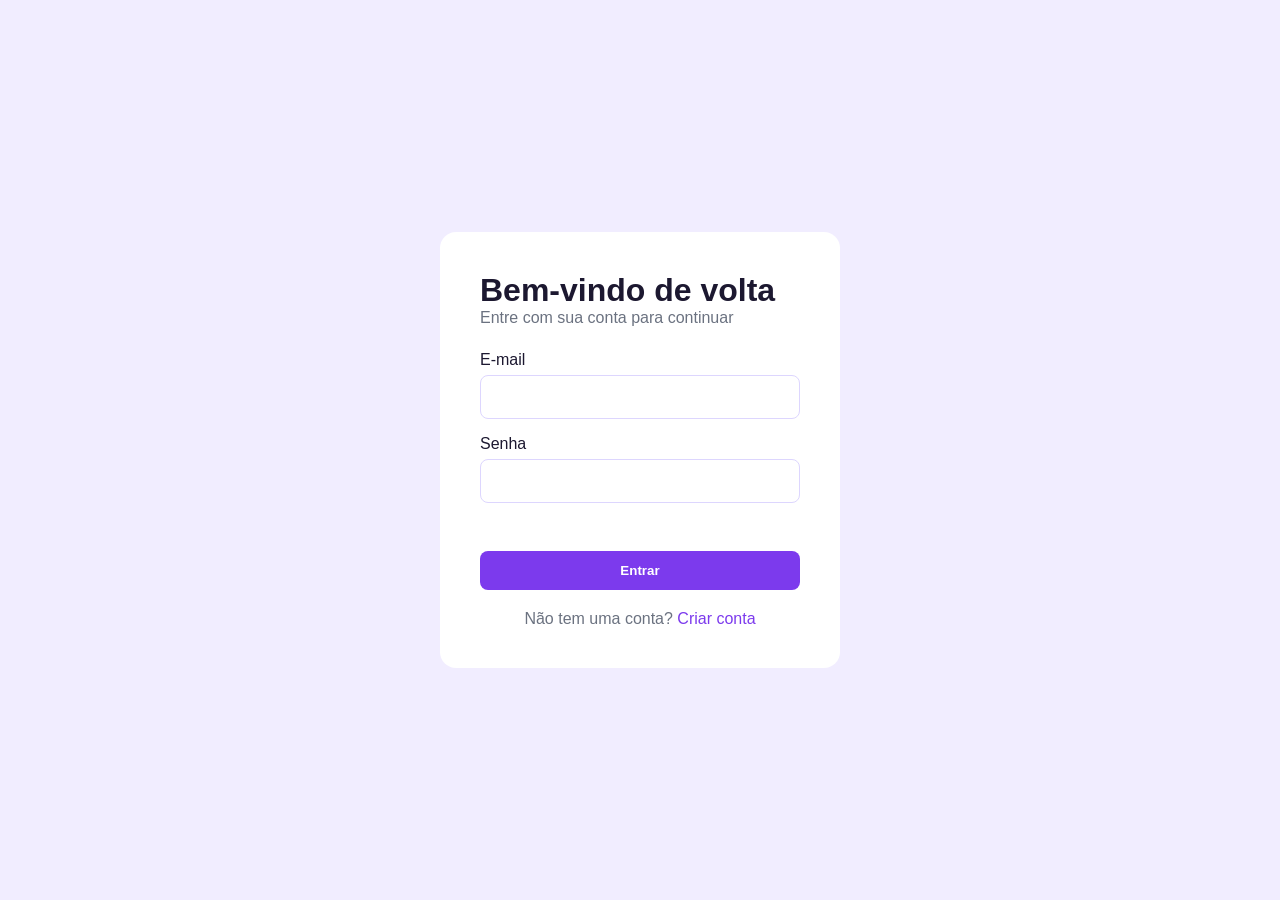
<file: index.html>
<!DOCTYPE html>
<html lang="pt-BR">
<head>
  <meta charset="UTF-8">
  <meta name="viewport" content="width=device-width, initial-scale=1.0">
  <title>AvisAí - Entrar</title>
  <link rel="stylesheet" href="css/style.css">
</head>
<body class="auth-page">
  <main class="auth-card">
    <h1>Bem-vindo de volta</h1>
    <p class="sub">Entre com sua conta para continuar</p>

    <form id="form-login">
      <label for="email">E-mail</label>
      <input type="email" id="email" required>

      <label for="senha">Senha</label>
      <input type="password" id="senha" required>

      <p id="erro" class="erro"></p>
      <button type="submit" class="btn">Entrar</button>
    </form>

    <p class="rodape">Não tem uma conta? <a href="cadastro.html">Criar conta</a></p>
  </main>
  <script src="js/auth.js"></script>
</body>
</html>
</file>
<file: css/style.css>
:root {
  --roxo: #7c3aed;
  --roxo-claro: #f1edff;
  --texto: #1c1830;
  --cinza: #6b7280;
}

* { box-sizing: border-box; margin: 0; padding: 0; }

body {
  font-family: Inter, Arial, sans-serif;
  color: var(--texto);
  background: var(--roxo-claro);
}

.auth-page {
  min-height: 100vh;
  display: flex;
  align-items: center;
  justify-content: center;
}

.auth-card {
  background: #fff;
  padding: 40px;
  width: 100%;
  max-width: 400px;
  border-radius: 16px;
}

.auth-card .sub { color: var(--cinza); margin-bottom: 24px; }

label { display: block; margin: 16px 0 6px; font-weight: 500; }

input {
  width: 100%;
  padding: 12px;
  border: 1px solid #ddd6fe;
  border-radius: 8px;
  font-size: 1rem;
}

.btn {
  width: 100%;
  margin-top: 20px;
  padding: 12px;
  background: var(--roxo);
  color: #fff;
  border: 0;
  border-radius: 8px;
  font-weight: 600;
  cursor: pointer;
}

.erro { color: #dc2626; margin-top: 8px; min-height: 1.2em; }
.rodape { margin-top: 20px; text-align: center; color: var(--cinza); }
.rodape a { color: var(--roxo); text-decoration: none; }

.layout { display: flex; min-height: 100vh; }

.sidebar {
  width: 240px;
  background: #fff;
  padding: 24px 16px;
  display: flex;
  flex-direction: column;
  gap: 24px;
}

.logo { color: var(--roxo); }

.sidebar nav { display: flex; flex-direction: column; gap: 4px; flex: 1; }

.sidebar nav a {
  padding: 10px 12px;
  border-radius: 8px;
  color: var(--texto);
  text-decoration: none;
}

.sidebar nav a.ativo { background: var(--roxo); color: #fff; }

.btn-sair {
  padding: 10px;
  border: 1px solid #ddd6fe;
  background: #fff;
  border-radius: 8px;
  cursor: pointer;
}

.conteudo { flex: 1; padding: 32px; }
.conteudo .sub { color: var(--cinza); margin-bottom: 24px; }

.cards { display: flex; gap: 16px; }

.card {
  background: #fff;
  padding: 20px;
  border-radius: 12px;
  min-width: 160px;
}

.card span { display: block; font-size: 2rem; font-weight: 700; color: var(--roxo); }
</file>
